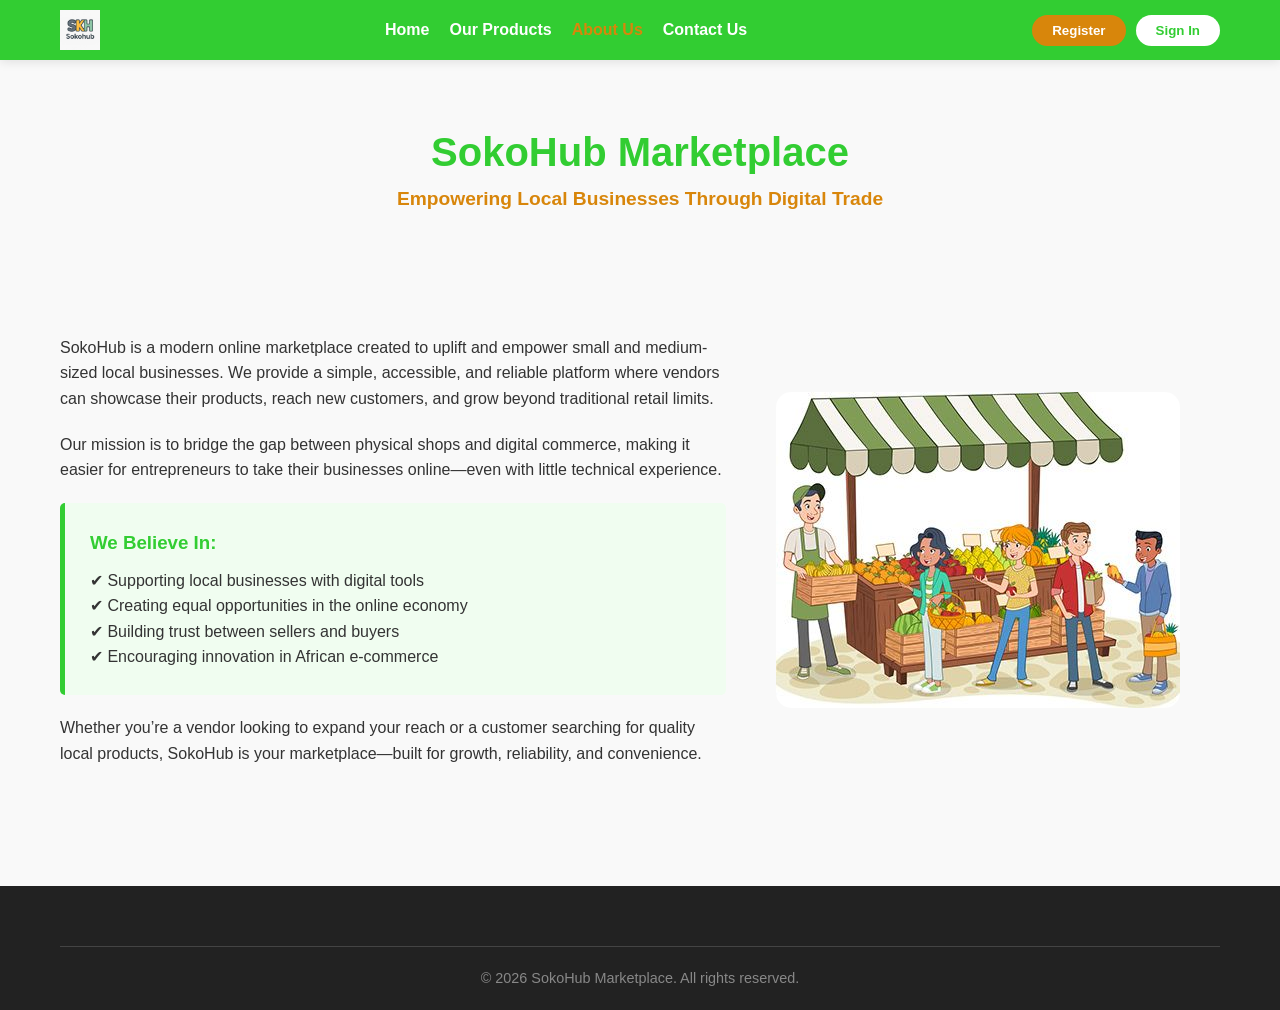
<file: About.html>
<!DOCTYPE html>
<html lang="en">
<head>
    <meta charset="UTF-8">
    <meta name="viewport" content="width=device-width, initial-scale=1.0">
    <title>SokoHub | About Us</title>
    <link rel="stylesheet" href="main.css">
</head>
<body>
    <header class="header-flex">
        <div class="container">
            <nav class="nav-menu-flex">  
                <img src="./sokohubimg/sokohub logo.jpg" alt="SokoHub Logo" class="logo-img">
                <div class="menu-toggle-flex">
                    <span></span><span></span><span></span>
                </div>
                <div class="nav-links-flex">
                    <a href="./index.html">Home</a>
                    <a href="./products.html">Our Products</a>
                    <a href="./About.html" class="active">About Us</a>
                    <a href="./Contact us.html">Contact Us</a>
                </div>
                <div class="auth-buttons-flex">
                    <a href="./Register.html"><button class="btn-up-flex">Register</button></a>
                    <a href="./Login&Signup/login.html"><button class="btn-in-flex">Sign In</button></a>
                </div>
            </nav>
        </div>
    </header>

    <main class="container">
        <section style="text-align: center; padding: 60px 0;">
            <h1 style="font-size: 2.5rem; color: var(--primary-color);">SokoHub Marketplace</h1>
            <p style="font-size: 1.2rem; color: var(--accent-color); font-weight: 600;">Empowering Local Businesses Through Digital Trade</p>
        </section>

        <div class="layout-split-flex">
            <div class="layout-text-flex">            
                <p>SokoHub is a modern online marketplace created to uplift and empower small and medium-sized local businesses. We provide a simple, accessible, and reliable platform where vendors can showcase their products, reach new customers, and grow beyond traditional retail limits.</p>

                <p style="margin: 20px 0;">Our mission is to bridge the gap between physical shops and digital commerce, making it easier for entrepreneurs to take their businesses online—even with little technical experience.</p>

                <div class="values-box-flex">
                    <h3 style="color: var(--primary-color); margin-bottom: 10px;">We Believe In:</h3>
                    <ul style="list-style: none;">
                        <li>✔ Supporting local businesses with digital tools</li>
                        <li>✔ Creating equal opportunities in the online economy</li>
                        <li>✔ Building trust between sellers and buyers</li>
                        <li>✔ Encouraging innovation in African e-commerce</li>
                    </ul>
                </div>
               
                <p>Whether you’re a vendor looking to expand your reach or a customer searching for quality local products, SokoHub is your marketplace—built for growth, reliability, and convenience.</p>
            </div>

            <div class="layout-img-flex">
                <img src="./sokohubimg/12.jpeg" alt="SokoHub Team/Market" style="border-radius: 15px; shadow: var(--shadow);">
            </div>
        </div>
    </main>

    <footer class="footer-flex">
        <div class="container">
            <div class="footer-bottom-flex">
                <p>&copy; 2026 SokoHub Marketplace. All rights reserved.</p>
            </div>
        </div>
    </footer>
    <script src="main.js"></script>
</body>
</html>
</file>
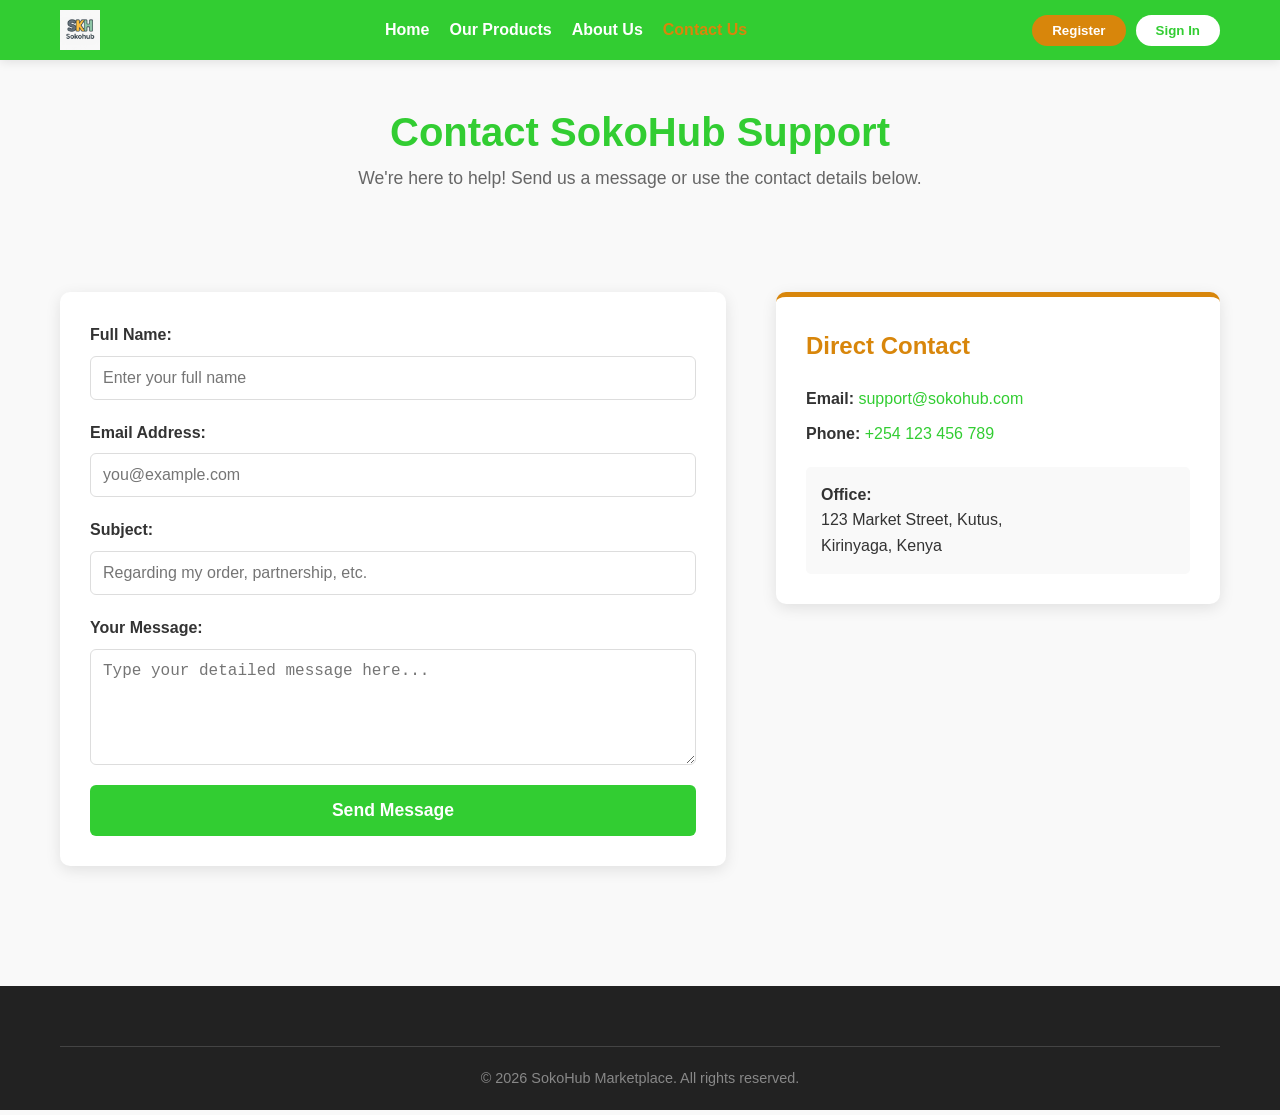
<file: Contact us.html>
<!DOCTYPE html>
<html lang="en">
<head>
    <meta charset="UTF-8">
    <meta name="viewport" content="width=device-width, initial-scale=1.0">
    <title>SokoHub | Contact Us</title>
    <link rel="stylesheet" href="main.css">
</head>
<body>
    <header class="header-flex">
        <div class="container">
            <nav class="nav-menu-flex">  
                <img src="./sokohubimg/sokohub logo.jpg" alt="SokoHub Logo" class="logo-img">
                <div class="menu-toggle-flex">
                    <span></span><span></span><span></span>
                </div>
                <div class="nav-links-flex">
                    <a href="./index.html">Home</a>
                    <a href="./products.html">Our Products</a>
                    <a href="./About.html">About Us</a>
                    <a href="./Contact us.html" class="active">Contact Us</a>
                </div>
                <div class="auth-buttons-flex">
                    <a href="./Register.html"><button class="btn-up-flex">Register</button></a>
                    <a href="./Login&Signup/login.html"><button class="btn-in-flex">Sign In</button></a>
                </div>
            </nav>
        </div>
    </header>

    <main class="container">
        <section style="text-align: center; padding: 40px 0;">
            <h1 style="color: var(--primary-color); font-size: 2.5rem;">Contact SokoHub Support</h1>
            <p style="font-size: 1.1rem; color: var(--text-light);">We're here to help! Send us a message or use the contact details below.</p>
        </section>

        <div class="layout-split-flex" style="align-items: flex-start;">
            <div class="layout-text-flex">
                <div class="form-container-flex">
                    <form action="#" method="POST">
                        <div class="flex-form-group">
                            <label for="name">Full Name:</label>
                            <input type="text" id="name" name="name" required placeholder="Enter your full name">
                        </div>

                        <div class="flex-form-group">
                            <label for="email">Email Address:</label>
                            <input type="email" id="email" name="email" required placeholder="you@example.com">
                        </div>

                        <div class="flex-form-group">
                            <label for="subject">Subject:</label>
                            <input type="text" id="subject" name="subject" required placeholder="Regarding my order, partnership, etc.">
                        </div>

                        <div class="flex-form-group">
                            <label for="message">Your Message:</label>
                            <textarea id="message" name="message" required placeholder="Type your detailed message here..." rows="5"></textarea>
                        </div>

                        <button type="submit" class="btn-submit-flex" style="width: 100%;">Send Message</button>
                    </form>
                </div>
            </div>

            <aside class="layout-img-flex">
                <div class="form-container-flex" style="border-top: 5px solid var(--accent-color);">
                    <h2 style="color: var(--accent-color); margin-bottom: 20px;">Direct Contact</h2>
                    <p style="margin-bottom: 10px;"><strong>Email:</strong> <a href="mailto:support@sokohub.com" style="color: var(--primary-color);">support@sokohub.com</a></p>
                    <p style="margin-bottom: 20px;"><strong>Phone:</strong> <a href="tel:+254123456789" style="color: var(--primary-color);">+254 123 456 789</a></p>
                    <div style="background: #f9f9f9; padding: 15px; border-radius: 5px;">
                        <p><strong>Office:</strong></p>
                        <p>123 Market Street, Kutus,<br>Kirinyaga, Kenya</p>
                    </div>
                </div>
            </aside>
        </div>
    </main>

    <footer class="footer-flex">
        <div class="container">
            <div class="footer-bottom-flex">
                <p>&copy; 2026 SokoHub Marketplace. All rights reserved.</p>
            </div>
        </div>
    </footer>
    <script src="main.js"></script>
</body>
</html>
</file>
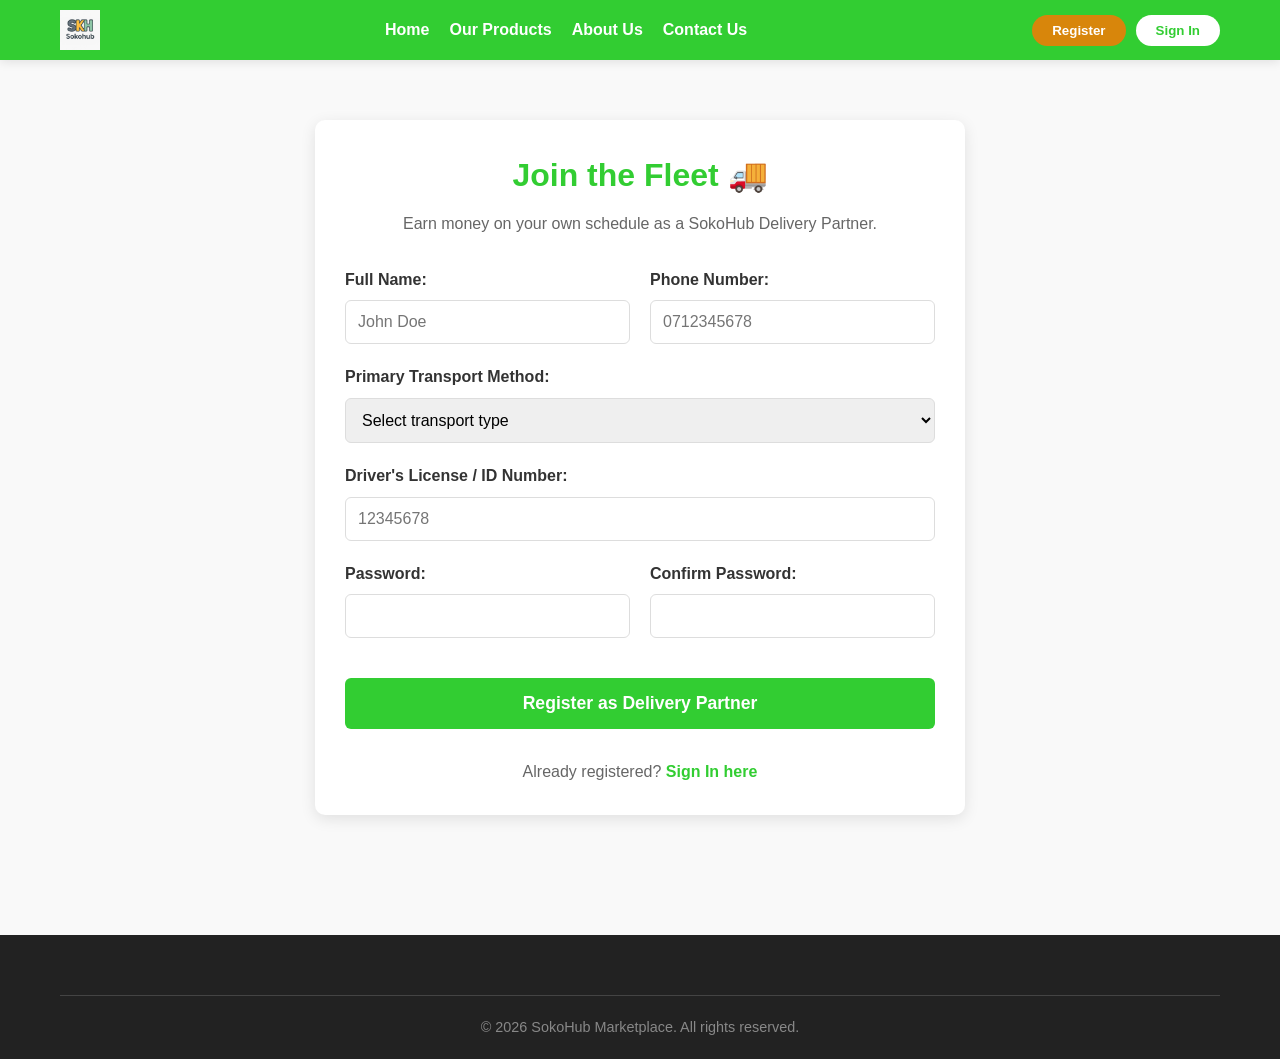
<file: delivery.html>
<!DOCTYPE html>
<html lang="en">
<head>
    <meta charset="UTF-8">
    <meta name="viewport" content="width=device-width, initial-scale=1.0">
    <title>SokoHub | Delivery Registration</title>
    <link rel="stylesheet" href="main.css">
</head>
<body>
    <header class="header-flex">
        <div class="container">
            <nav class="nav-menu-flex">  
                <img src="./sokohubimg/sokohub logo.jpg" alt="SokoHub Logo" class="logo-img">
                <div class="menu-toggle-flex">
                    <span></span><span></span><span></span>
                </div>
                <div class="nav-links-flex">
                    <a href="./index.html">Home</a>
                    <a href="./products.html">Our Products</a>
                    <a href="./About.html">About Us</a>
                    <a href="./Contact us.html">Contact Us</a>
                </div>
                <div class="auth-buttons-flex">
                    <a href="./Register.html"><button class="btn-up-flex">Register</button></a>
                    <a href="./Login&Signup/login.html"><button class="btn-in-flex">Sign In</button></a>
                </div>
            </nav>
        </div>
    </header>

    <main class="container">
        <div style="display: flex; justify-content: center; align-items: center; padding: 60px 0;">
            <div class="form-container-flex" style="max-width: 650px; width: 100%;">
                <div style="text-align: center; margin-bottom: 30px;">
                    <h1 style="color: var(--primary-color); margin-bottom: 10px;">Join the Fleet 🚚</h1>
                    <p style="color: var(--text-light);">Earn money on your own schedule as a SokoHub Delivery Partner.</p>
                </div>

                <form action="#" method="POST">
                    <div style="display: flex; gap: 20px; margin-bottom: 20px; flex-wrap: wrap;">
                        <div class="flex-form-group" style="flex: 1; min-width: 250px; margin-bottom: 0;">
                            <label for="full_name">Full Name:</label>
                            <input type="text" id="full_name" name="full_name" required placeholder="John Doe">
                        </div>
                        <div class="flex-form-group" style="flex: 1; min-width: 250px; margin-bottom: 0;">
                            <label for="phone">Phone Number:</label>
                            <input type="tel" id="phone" name="phone" required placeholder="0712345678">
                        </div>
                    </div>

                    <div class="flex-form-group">
                        <label for="transport">Primary Transport Method:</label>
                        <select id="transport" name="transport" required>
                            <option value="" disabled selected>Select transport type</option>
                            <option value="motorbike">Motorbike/Scooter</option>
                            <option value="bicycle">Bicycle</option>
                            <option value="car">Car/Van</option>
                            <option value="foot">On Foot</option>
                        </select>
                    </div>

                    <div class="flex-form-group">
                        <label for="license_id">Driver's License / ID Number:</label>
                        <input type="text" id="license_id" name="license_id" required placeholder="12345678">
                    </div>
                    
                    <div style="display: flex; gap: 20px; margin-bottom: 20px; flex-wrap: wrap;">
                        <div class="flex-form-group" style="flex: 1; min-width: 250px; margin-bottom: 0;">
                            <label for="password">Password:</label>
                            <input type="password" id="password" name="password" required>
                        </div>
                        <div class="flex-form-group" style="flex: 1; min-width: 250px; margin-bottom: 0;">
                            <label for="confirm_password">Confirm Password:</label>
                            <input type="password" id="confirm_password" name="confirm_password" required>
                        </div>
                    </div>

                    <button type="submit" class="btn-submit-flex" style="width: 100%; margin-top: 20px;">Register as Delivery Partner</button>
                </form>

                <div style="text-align: center; margin-top: 30px; color: var(--text-light);">
                    Already registered? <a href="./Login&Signup/login.html" style="color: var(--primary-color); font-weight: bold;">Sign In here</a>
                </div>
            </div>
        </div>
    </main>

    <footer class="footer-flex">
        <div class="container">
            <div class="footer-bottom-flex">
                <p>&copy; 2026 SokoHub Marketplace. All rights reserved.</p>
            </div>
        </div>
    </footer>
    <script src="main.js"></script>
</body>
</html>
</file>
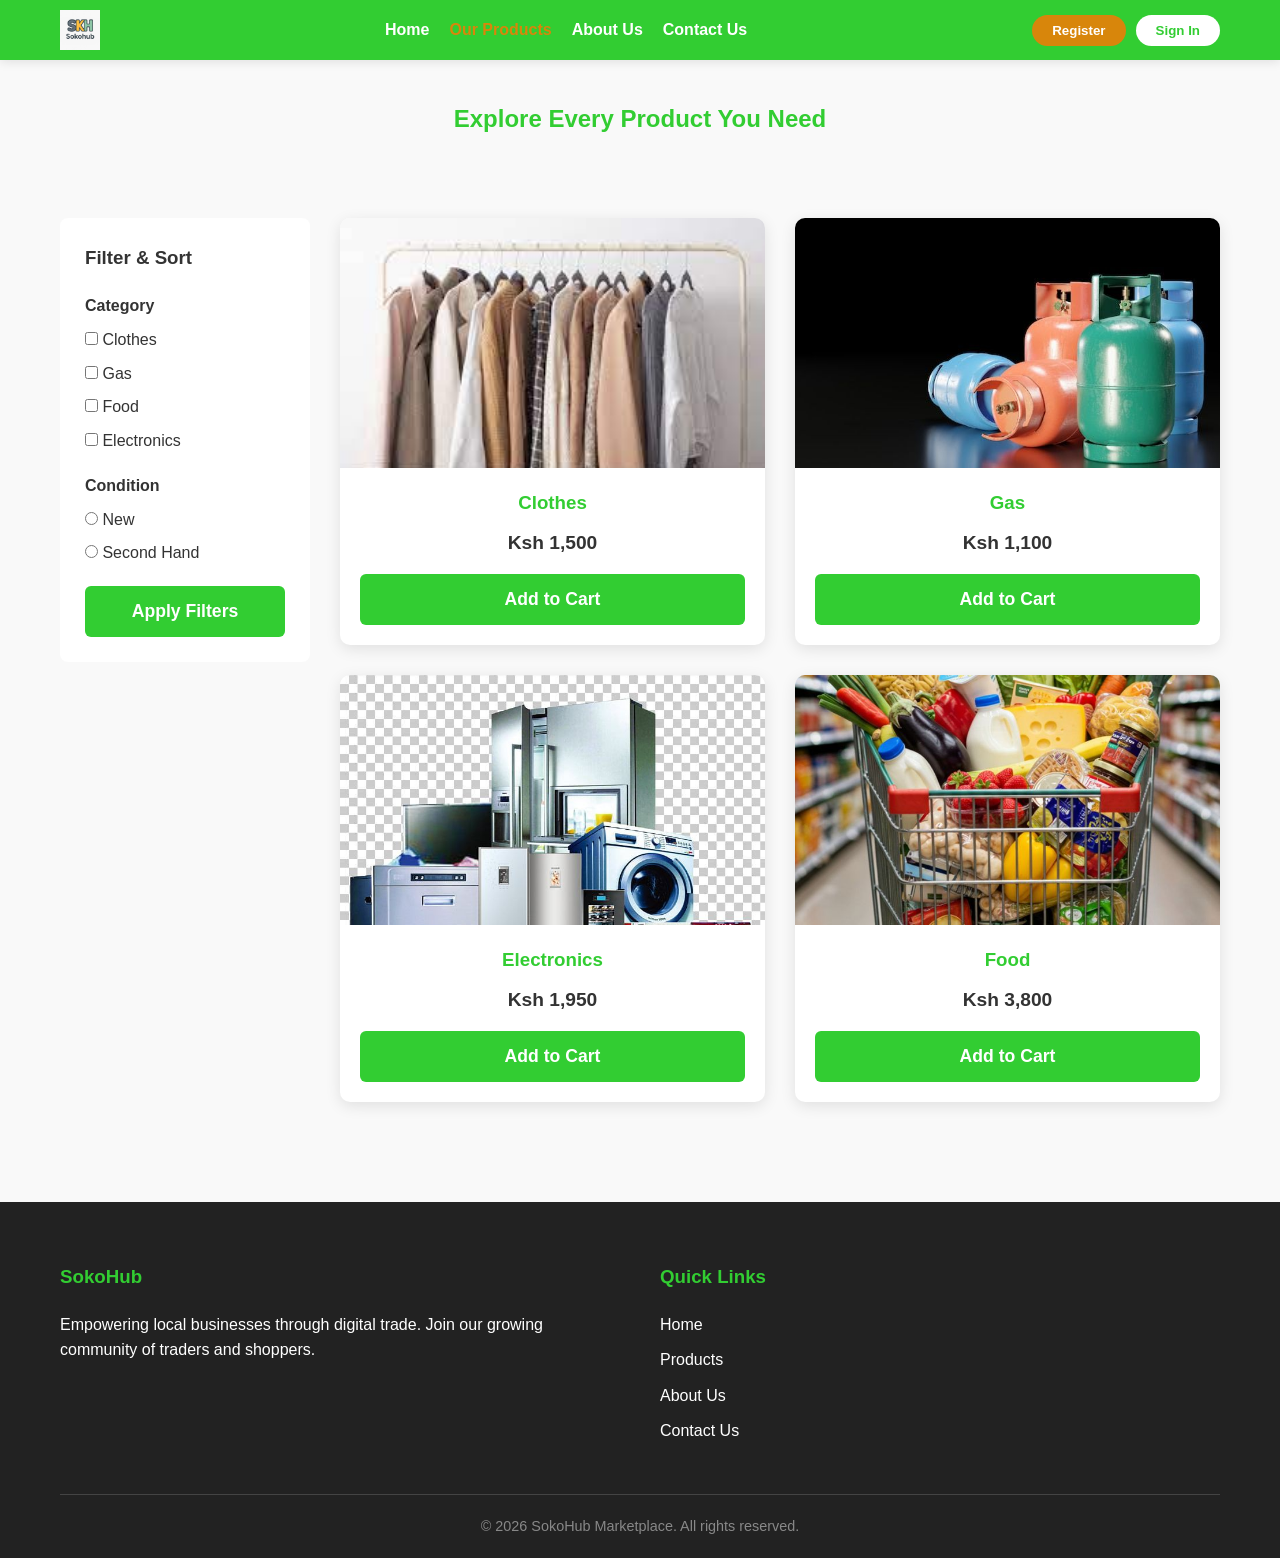
<file: products.html>
<!DOCTYPE html>
<html lang="en">
<head>
    <meta charset="UTF-8">
    <meta name="viewport" content="width=device-width, initial-scale=1.0">
    <title>SokoHub | Our Products</title>
    <link rel="stylesheet" href="main.css">
</head>
<body>
    <header class="header-flex">
        <div class="container">
            <nav class="nav-menu-flex">
                <img src="./sokohubimg/sokohub logo.jpg" alt="SokoHub Logo" class="logo-img">
                <div class="menu-toggle-flex">
                    <span></span><span></span><span></span>
                </div>
                <div class="nav-links-flex">
                    <a href="./index.html">Home</a>
                    <a href="./products.html" class="active">Our Products</a>
                    <a href="./About.html">About Us</a>
                    <a href="./Contact us.html">Contact Us</a>
                </div>
                <div class="auth-buttons-flex">
                    <a href="./Register.html"><button class="btn-up-flex">Register</button></a>
                    <a href="./Login&Signup/login.html"><button class="btn-in-flex">Sign In</button></a>
                </div>
            </nav>
        </div>
    </header>

    <main class="container">
        <section style="padding: 40px 0; text-align: center;">
            <h1 style="color: var(--primary-color);">Explore Every Product You Need</h1>
        </section>

        <div class="shop-layout-flex">
            <aside class="sidebar-flex">
                <h3>Filter & Sort</h3>
                <div class="flex-form-group" style="margin-top: 20px;">
                    <label>Category</label>
                    <label style="font-weight: normal;"><input type="checkbox"> Clothes</label>
                    <label style="font-weight: normal;"><input type="checkbox"> Gas</label>
                    <label style="font-weight: normal;"><input type="checkbox"> Food</label>
                    <label style="font-weight: normal;"><input type="checkbox"> Electronics</label>
                </div>

                <div class="flex-form-group">
                    <label>Condition</label>
                    <label style="font-weight: normal;"><input type="radio" name="condition"> New</label>
                    <label style="font-weight: normal;"><input type="radio" name="condition"> Second Hand</label>
                </div>

                <button class="btn-submit-flex" style="width: 100%;">Apply Filters</button>
            </aside>

            <div class="main-content-flex">
                <div class="grid-flex" style="padding: 0;">
                    <div class="card-flex">
                        <div class="card-img-container">
                             <img src="./sokohubimg/11.jpg" alt="Clothes">
                        </div>
                        <div class="card-info-flex">
                            <h3>Clothes</h3>
                            <p class="price-flex">Ksh 1,500</p>
                            <button class="btn-submit-flex" style="width: 100%; margin-top: 15px;">Add to Cart</button>
                        </div>
                    </div>

                    <div class="card-flex">
                        <div class="card-img-container">
                             <img src="./sokohubimg/7.jpeg" alt="Gas">
                        </div>
                        <div class="card-info-flex">
                            <h3>Gas</h3>
                            <p class="price-flex">Ksh 1,100</p>
                            <button class="btn-submit-flex" style="width: 100%; margin-top: 15px;">Add to Cart</button>
                        </div>
                    </div>

                    <div class="card-flex">
                        <div class="card-img-container">
                             <img src="./sokohubimg/8.jpeg" alt="Electronics">
                        </div>
                        <div class="card-info-flex">
                            <h3>Electronics</h3>
                            <p class="price-flex">Ksh 1,950</p>
                            <button class="btn-submit-flex" style="width: 100%; margin-top: 15px;">Add to Cart</button>
                        </div>
                    </div>

                    <div class="card-flex">
                        <div class="card-img-container">
                            <img src="./sokohubimg/4.jpeg" alt="Food">
                        </div>
                        <div class="card-info-flex">
                            <h3>Food</h3>
                            <p class="price-flex">Ksh 3,800</p>
                            <button class="btn-submit-flex" style="width: 100%; margin-top: 15px;">Add to Cart</button>
                        </div>
                    </div>
                </div>
            </div>
        </div>
    </main>

    <footer class="footer-flex">
        <div class="container">
            <div class="footer-content-flex">
                <div class="footer-section-flex">
                    <h3>SokoHub</h3>
                    <p>Empowering local businesses through digital trade. Join our growing community of traders and shoppers.</p>
                </div>
                <div class="footer-section-flex">
                    <h3>Quick Links</h3>
                    <ul class="footer-links-flex">
                        <li><a href="./index.html">Home</a></li>
                        <li><a href="./products.html">Products</a></li>
                        <li><a href="./About.html">About Us</a></li>
                        <li><a href="./Contact us.html">Contact Us</a></li>
                    </ul>
                </div>
            </div>
            <div class="footer-bottom-flex">
                <p>&copy; 2026 SokoHub Marketplace. All rights reserved.</p>
            </div>
        </div>
    </footer>
    <script src="main.js"></script>
</body>
</html>
</file>
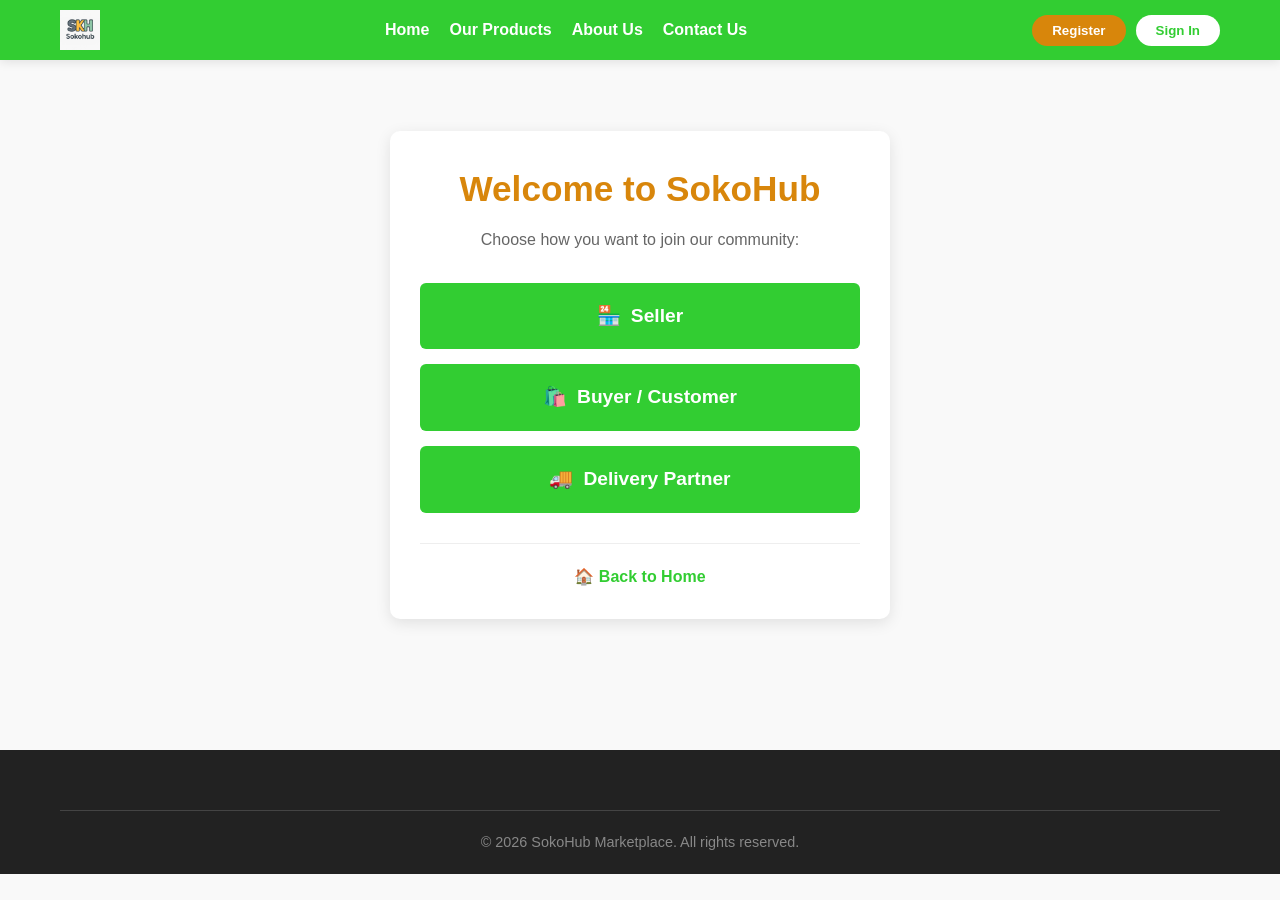
<file: Register.html>
<!DOCTYPE html>
<html lang="en">
<head>
    <meta charset="UTF-8">
    <meta name="viewport" content="width=device-width, initial-scale=1.0">
    <title>SokoHub | Register</title>
    <link rel="stylesheet" href="main.css">
</head>
<body>
    <header class="header-flex">
        <div class="container">
            <nav class="nav-menu-flex">  
                <img src="./sokohubimg/sokohub logo.jpg" alt="SokoHub Logo" class="logo-img">
                <div class="menu-toggle-flex">
                    <span></span><span></span><span></span>
                </div>
                <div class="nav-links-flex">
                    <a href="./index.html">Home</a>
                    <a href="./products.html">Our Products</a>
                    <a href="./About.html">About Us</a>
                    <a href="./Contact us.html">Contact Us</a>
                </div>
                <div class="auth-buttons-flex">
                    <a href="./Register.html" class="active"><button class="btn-up-flex">Register</button></a>
                    <a href="./Login&Signup/login.html"><button class="btn-in-flex">Sign In</button></a>
                </div>
            </nav>
        </div>
    </header>

    <main class="container">
        <div style="display: flex; justify-content: center; align-items: center; padding: 60px 0; min-height: 70vh;">
            <div class="form-container-flex" style="max-width: 500px; width: 100%; text-align: center;">
                <h2 style="color: var(--accent-color); font-size: 2.2rem; margin-bottom: 10px;">Welcome to SokoHub</h2>
                <p style="color: var(--text-light); margin-bottom: 30px;">Choose how you want to join our community:</p>
                
                <div style="display: flex; flex-direction: column; gap: 15px;">
                    <a href="./sellers.page.html" class="btn-submit-flex" style="display: flex; align-items: center; justify-content: center; gap: 10px; font-size: 1.2rem; padding: 18px;">
                        <span>🏪</span> Seller
                    </a>
                    <a href="./Login&Signup/sign up.html" class="btn-submit-flex" style="display: flex; align-items: center; justify-content: center; gap: 10px; font-size: 1.2rem; padding: 18px;">
                        <span>🛍️</span> Buyer / Customer
                    </a>
                    <a href="./delivery.html" class="btn-submit-flex" style="display: flex; align-items: center; justify-content: center; gap: 10px; font-size: 1.2rem; padding: 18px;">
                        <span>🚚</span> Delivery Partner
                    </a>
                </div>

                <div style="margin-top: 30px; border-top: 1px solid #eee; padding-top: 20px;">
                    <a href="./index.html" style="color: var(--primary-color); font-weight: bold;">🏠 Back to Home</a>
                </div>
            </div>
        </div>
    </main>

    <footer class="footer-flex">
        <div class="container">
            <div class="footer-bottom-flex">
                <p>&copy; 2026 SokoHub Marketplace. All rights reserved.</p>
            </div>
        </div>
    </footer>
    <script src="main.js"></script>
</body>
</html>
</file>
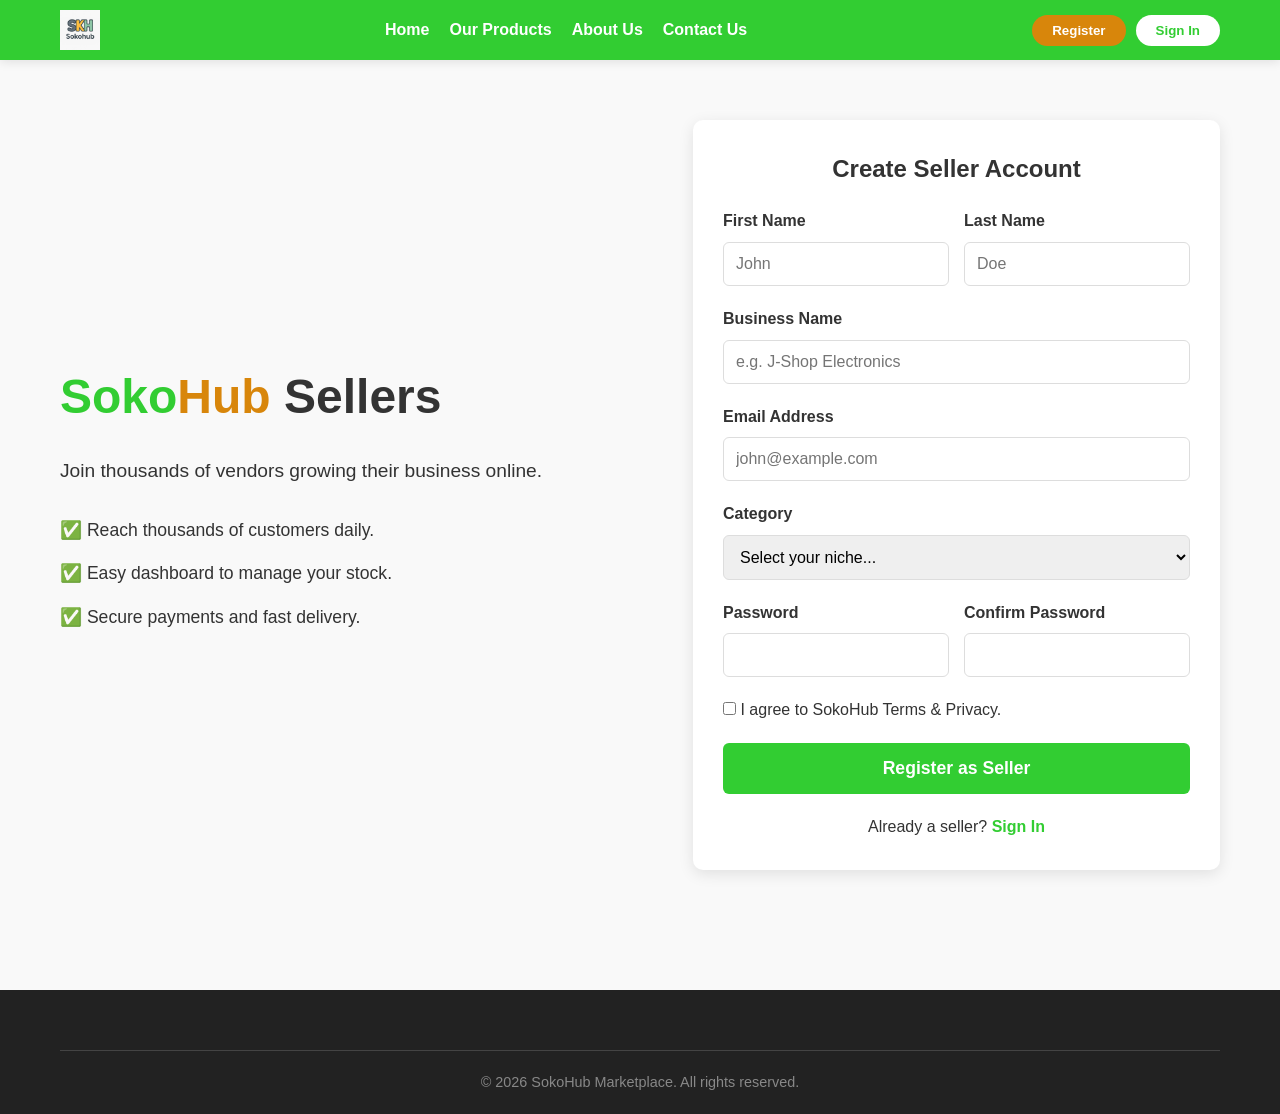
<file: sellers.page.html>
<!DOCTYPE html>
<html lang="en">
<head>
    <meta charset="UTF-8">
    <meta name="viewport" content="width=device-width, initial-scale=1.0">
    <title>SokoHub | Seller Registration</title>
    <link rel="stylesheet" href="main.css">
</head>
<body>
    <header class="header-flex">
        <div class="container">
            <nav class="nav-menu-flex">  
                <img src="./sokohubimg/sokohub logo.jpg" alt="SokoHub Logo" class="logo-img">
                <div class="menu-toggle-flex">
                    <span></span><span></span><span></span>
                </div>
                <div class="nav-links-flex">
                    <a href="./index.html">Home</a>
                    <a href="./products.html">Our Products</a>
                    <a href="./About.html">About Us</a>
                    <a href="./Contact us.html">Contact Us</a>
                </div>
                <div class="auth-buttons-flex">
                    <a href="./Register.html"><button class="btn-up-flex">Register</button></a>
                    <a href="./Login&Signup/login.html"><button class="btn-in-flex">Sign In</button></a>
                </div>
            </nav>
        </div>
    </header>

    <main class="container">
        <div class="layout-split-flex">
            <div class="layout-text-flex">
                <h1 style="font-size: 3rem; margin-bottom: 20px;"><span style="color: var(--primary-color);">Soko</span><span style="color: var(--accent-color);">Hub</span> Sellers</h1>
                <p style="font-size: 1.2rem; margin-bottom: 30px;">Join thousands of vendors growing their business online.</p>
                <div style="display: flex; flex-direction: column; gap: 15px; font-size: 1.1rem;">
                    <p>✅ Reach thousands of customers daily.</p>
                    <p>✅ Easy dashboard to manage your stock.</p>
                    <p>✅ Secure payments and fast delivery.</p>
                </div>
            </div>

            <div class="layout-img-flex">
                <div class="form-container-flex">
                    <h2 style="margin-bottom: 20px; text-align: center;">Create Seller Account</h2>
                    <form action="#">
                        <div style="display: flex; gap: 15px; margin-bottom: 20px;">
                            <div class="flex-form-group" style="flex: 1; margin-bottom: 0;">
                                <label>First Name</label>
                                <input type="text" placeholder="John" required>
                            </div>
                            <div class="flex-form-group" style="flex: 1; margin-bottom: 0;">
                                <label>Last Name</label>
                                <input type="text" placeholder="Doe" required>
                            </div>
                        </div>

                        <div class="flex-form-group">
                            <label>Business Name</label>
                            <input type="text" placeholder="e.g. J-Shop Electronics" required>
                        </div>

                        <div class="flex-form-group">
                            <label>Email Address</label>
                            <input type="email" placeholder="john@example.com" required>
                        </div>

                        <div class="flex-form-group">
                            <label>Category</label>
                            <select required>
                                <option value="">Select your niche...</option>
                                <option>Electronics</option>
                                <option>Fashion</option>
                                <option>Food & Groceries</option>
                                <option>Home & Gas</option>
                            </select>
                        </div>

                        <div style="display: flex; gap: 15px; margin-bottom: 20px;">
                            <div class="flex-form-group" style="flex: 1; margin-bottom: 0;">
                                <label>Password</label>
                                <input type="password" required>
                            </div>
                            <div class="flex-form-group" style="flex: 1; margin-bottom: 0;">
                                <label>Confirm Password</label>
                                <input type="password" required>
                            </div>
                        </div>

                        <div style="margin-bottom: 20px;">
                            <label><input type="checkbox" required> I agree to SokoHub Terms & Privacy.</label>
                        </div>

                        <button type="submit" class="btn-submit-flex" style="width: 100%;">Register as Seller</button>
                    </form>
                    <p style="text-align: center; margin-top: 20px;">Already a seller? <a href="./Login&Signup/login.html" style="color: var(--primary-color); font-weight: bold;">Sign In</a></p>
                </div>
            </div>
        </div>
    </main>

    <footer class="footer-flex">
        <div class="container">
            <div class="footer-bottom-flex">
                <p>&copy; 2026 SokoHub Marketplace. All rights reserved.</p>
            </div>
        </div>
    </footer>
    <script src="main.js"></script>
</body>
</html>
</file>
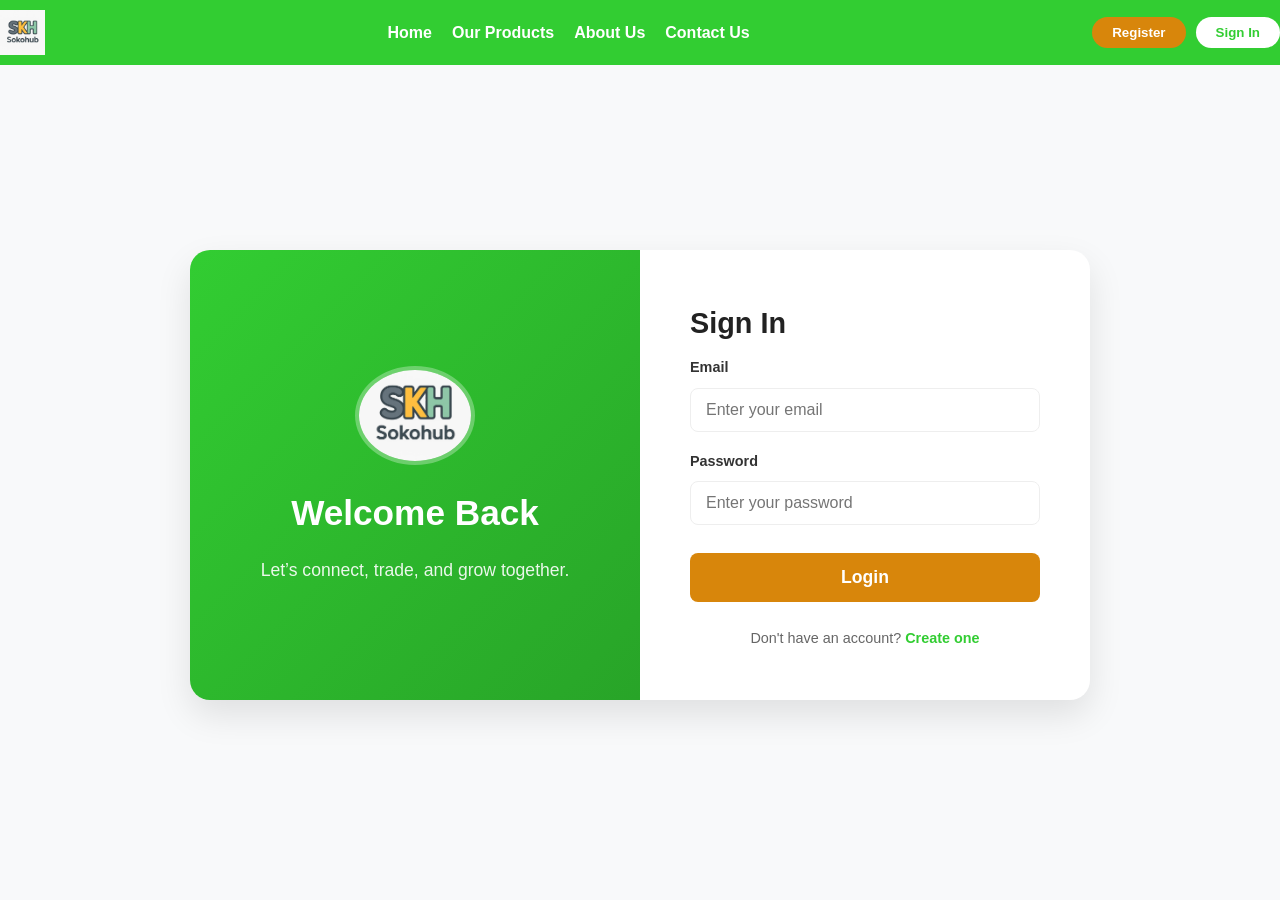
<file: Login&Signup/login.html>
<!DOCTYPE html>
<html lang="en">
<head>
    <meta charset="UTF-8" />
    <meta name="viewport" content="width=device-width, initial-scale=1.0" />
    <title>SokoHub | Login</title>
    <link rel="stylesheet" href="../main.css" />
    <link rel="stylesheet" href="style.css" />
</head>
<body>
    <header class="header">
        <nav class="nav-menu">  
            <img src="../sokohubimg/sokohub logo.jpg" alt="SokoHub Logo" class="logo-img">
            <div class="nav-links">
                <a href="../index.html">Home</a>
                <a href="../products.html">Our Products</a>
                <a href="../About.html">About Us</a>
                <a href="../Contact us.html">Contact Us</a>
            </div>
            <div id="buttons">
                <a href="../Register.html"><button id="up">Register</button></a>
                <a href="./login.html" class="active"><button id="in">Sign In</button></a>
            </div>
        </nav>
    </header>

    <main class="login-wrapper">
        <div class="login-container">
            <div class="login-branding">
                <img src="../sokohubimg/sokohub logo.jpg" alt="Logo" class="login-logo">
                <h1>Welcome Back</h1>
                <p>Let’s connect, trade, and grow together.</p>
            </div>

            <div class="login-form-box">
                <h2>Sign In</h2>
                <form>
                    <div class="input-group">
                        <label>Email</label>
                        <input type="email" placeholder="Enter your email" required>
                    </div>
                    <div class="input-group">
                        <label>Password</label>
                        <input type="password" placeholder="Enter your password" required>
                    </div>
                    <button type="submit" class="auth-btn">Login</button>
                </form>
                <p class="footer-text">Don't have an account? <a href="sign up.html">Create one</a></p>
            </div>
        </div>
    </main>
</body>
</html>
</file>
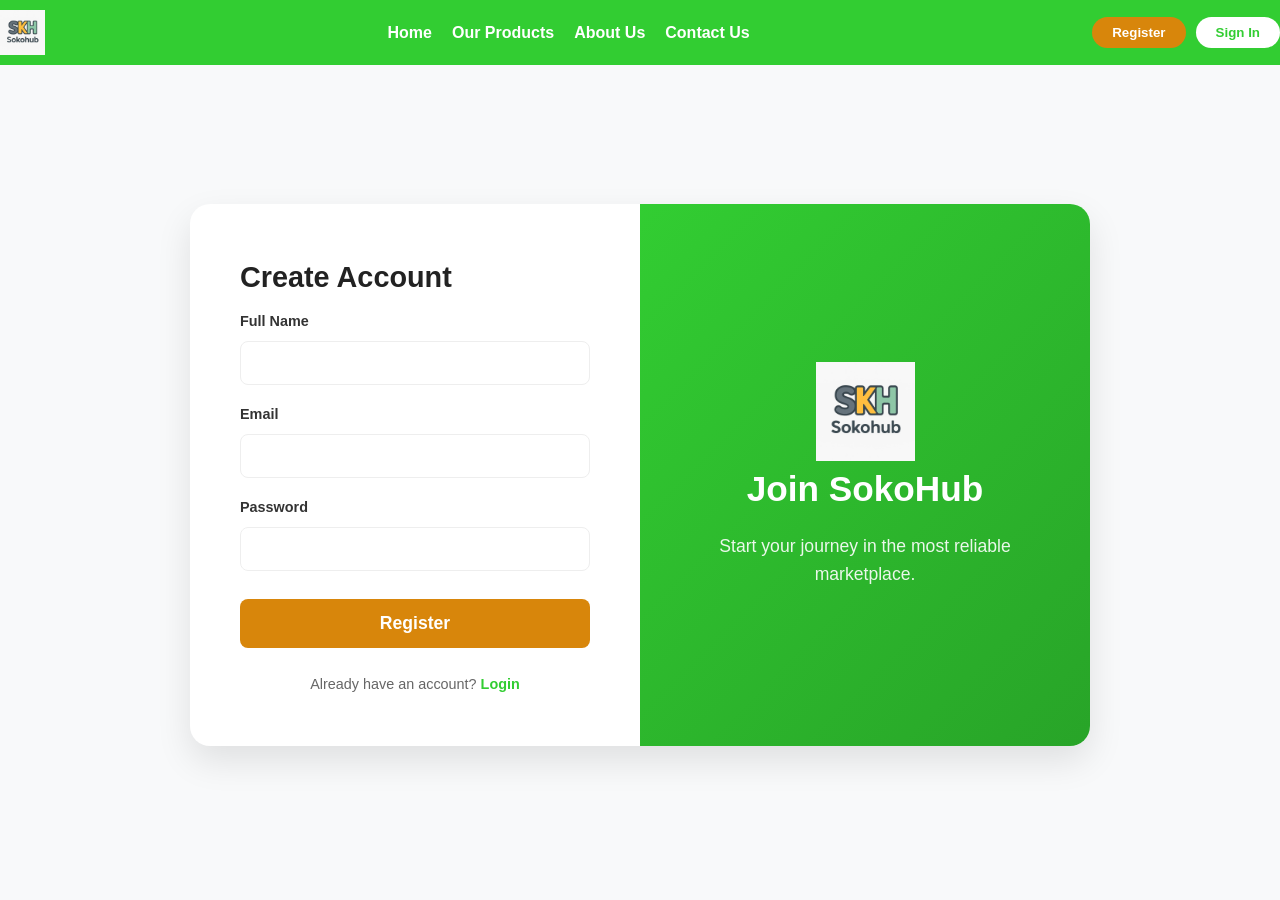
<file: Login&Signup/sign up.html>
<!DOCTYPE html>
<html lang="en">
<head>
    <meta charset="UTF-8" />
    <meta name="viewport" content="width=device-width, initial-scale=1.0" />
    <title>SokoHub | Sign Up</title>
    <link rel="stylesheet" href="../main.css" />
    <link rel="stylesheet" href="style.css" />
</head>
<body>
    <header class="header">
        <nav class="nav-menu">  
            <img src="../sokohubimg/sokohub logo.jpg" alt="SokoHub Logo" class="logo-img">
            <div class="nav-links">
                <a href="../index.html">Home</a>
                <a href="../products.html">Our Products</a>
                <a href="../About.html">About Us</a>
                <a href="../Contact us.html">Contact Us</a>
            </div>
            <div id="buttons">
                <a href="../Register.html"><button id="up">Register</button></a>
                <a href="./login.html" class="active"><button id="in">Sign In</button></a>
            </div>
        </nav>
    </header>
    <main class="login-wrapper">
        <div class="login-container">
            <div class="login-form-box">
                <h2>Create Account</h2>
                <form>
                    <div class="input-group"><label>Full Name</label><input type="text" required></div>
                    <div class="input-group"><label>Email</label><input type="email" required></div>
                    <div class="input-group"><label>Password</label><input type="password" required></div>
                    <button type="submit" class="auth-btn">Register</button>
                </form>
                <p class="footer-text">Already have an account? <a href="login.html">Login</a></p>
            </div>
            <div class="login-branding">
                <img src="./logo.jpg" alt="">
                <h1>Join SokoHub</h1>
                <p>Start your journey in the most reliable marketplace.</p>
            </div>
        </div>
    </main>
</body>
</html>
</file>
<file: main.css>
/* 
    SokoHub | Main Stylesheet
    Author: SokoHub Team
    Style Convention: Flexbox-centric with '-flex' suffix naming.
    Colors: LimeGreen (#32cd32), SokoHub Gold (#d8860b)
*/

/* --- Global Variables --- */
:root {
    --primary-color: #32cd32;
    --accent-color: #d8860b;
    --bg-light: #f9f9f9;
    --text-dark: #333;
    --text-light: #666;
    --white: #ffffff;
    --shadow: 0 4px 15px rgba(0, 0, 0, 0.1);
    --transition: all 0.3s ease;
}

/* --- Reset & Base Styles --- */
* {
    margin: 0;
    padding: 0;
    box-sizing: border-box;
}

body {
    font-family: 'Segoe UI', Tahoma, Geneva, Verdana, sans-serif;
    line-height: 1.6;
    background-color: var(--bg-light);
    color: var(--text-dark);
}

.container {
    max-width: 1200px;
    margin: 0 auto;
    padding: 0 20px;
}

img {
    max-width: 100%;
    display: block;
}

a {
    text-decoration: none;
    color: inherit;
    transition: var(--transition);
}

/* --- Navigation --- */
.header-flex {
    background-color: var(--primary-color);
    padding: 10px 0;
    position: sticky;
    top: 0;
    z-index: 1000;
    box-shadow: 0 2px 10px rgba(0, 0, 0, 0.1);
}

.nav-menu-flex {
    display: flex;
    justify-content: space-between;
    align-items: center;
    flex-wrap: wrap;
}

.logo-img {
    height: 40px;
    width: auto;
}

.nav-links-flex {
    display: flex;
    gap: 20px;
}

.nav-links-flex a {
    color: var(--white);
    font-weight: 600;
}

.nav-links-flex a:hover,
.nav-links-flex a.active {
    color: var(--accent-color);
}

/* Auth Buttons */
.auth-buttons-flex {
    display: flex;
    gap: 10px;
}

.btn-up-flex, .btn-in-flex {
    padding: 8px 20px;
    border-radius: 20px;
    border: none;
    cursor: pointer;
    font-weight: bold;
    transition: transform 0.2s ease;
}

.btn-up-flex { background-color: var(--accent-color); color: var(--white); }
.btn-in-flex { background-color: var(--white); color: var(--primary-color); }

.btn-up-flex:hover, .btn-in-flex:hover { transform: scale(1.1); }

/* Mobile Menu Toggle (JS will use this) */
.menu-toggle-flex {
    display: none;
    flex-direction: column;
    gap: 5px;
    cursor: pointer;
}

.menu-toggle-flex span {
    width: 25px;
    height: 3px;
    background-color: var(--white);
    border-radius: 2px;
}

/* --- Hero Sections --- */
.hero-flex {
    background: linear-gradient(rgba(0,0,0,0.6), rgba(0,0,0,0.6)), url('your-hero-bg.jpg');
    background-color: #222;
    height: 400px;
    display: flex;
    flex-direction: column;
    align-items: center;
    justify-content: center;
    color: var(--white);
    text-align: center;
    padding: 20px;
}

.hero-flex h1 { font-size: 3rem; margin-bottom: 15px; }
.hero-flex p { font-size: 1.2rem; max-width: 600px; }

/* --- Component Cards --- */
.card-flex {
    background: var(--white);
    border-radius: 10px;
    overflow: hidden;
    box-shadow: var(--shadow);
    transition: var(--transition);
    display: flex;
    flex-direction: column;
}

.card-flex:hover {
    transform: translateY(-5px);
}

.card-img-container {
    height: 250px;
}

.card-img-container img {
    width: 100%;
    height: 100%;
    object-fit: cover;
}

.card-info-flex {
    padding: 20px;
    text-align: center;
}

.card-info-flex h3 { color: var(--primary-color); margin-bottom: 10px; }
.card-info-flex .price-flex { font-weight: bold; font-size: 1.2rem; }

/* --- Layout Grids --- */
.grid-flex {
    display: grid;
    grid-template-columns: repeat(auto-fit, minmax(280px, 1fr));
    gap: 30px;
    padding: 40px 0;
}

/* --- Form Elements --- */
.form-container-flex {
    background: var(--white);
    padding: 30px;
    border-radius: 10px;
    box-shadow: var(--shadow);
}

.flex-form-group {
    display: flex;
    flex-direction: column;
    gap: 8px;
    margin-bottom: 20px;
}

.flex-form-group label { font-weight: 600; }

.flex-form-group input, 
.flex-form-group textarea, 
.flex-form-group select {
    padding: 12px;
    border: 1px solid #ddd;
    border-radius: 6px;
    font-size: 1rem;
    transition: var(--transition);
}

.flex-form-group input:focus {
    border-color: var(--primary-color);
    outline: none;
}

.btn-submit-flex {
    background-color: var(--primary-color);
    color: var(--white);
    padding: 15px;
    border: none;
    border-radius: 6px;
    font-weight: bold;
    font-size: 1.1rem;
    cursor: pointer;
    transition: var(--transition);
}

.btn-submit-flex:hover {
    background-color: var(--accent-color);
}

/* --- Footer --- */
.footer-flex {
    background-color: #222;
    color: var(--white);
    padding: 60px 0 20px;
    margin-top: 60px;
}

.footer-content-flex {
    display: flex;
    justify-content: space-between;
    gap: 40px;
    flex-wrap: wrap;
    margin-bottom: 40px;
}

.footer-section-flex {
    flex: 1;
    min-width: 200px;
}

.footer-section-flex h3 {
    color: var(--primary-color);
    margin-bottom: 20px;
}

.footer-links-flex {
    list-style: none;
}

.footer-links-flex li {
    margin-bottom: 10px;
}

.footer-links-flex a:hover {
    color: var(--primary-color);
}

.footer-bottom-flex {
    text-align: center;
    border-top: 1px solid #444;
    padding-top: 20px;
    font-size: 0.9rem;
    color: #888;
}

/* --- About & Contact Specifics --- */
.layout-split-flex {
    display: flex;
    gap: 50px;
    align-items: center;
    padding: 60px 0;
}

.layout-text-flex { flex: 1.2; }
.layout-img-flex { flex: 0.8; }

.values-box-flex {
    background-color: #f0fdf0;
    padding: 25px;
    border-left: 5px solid var(--primary-color);
    border-radius: 5px;
    margin: 20px 0;
}

/* --- Product Page Specifics --- */
.shop-layout-flex {
    display: flex;
    gap: 30px;
    padding: 40px 0;
}

.sidebar-flex {
    flex: 0 0 250px;
    background: var(--white);
    padding: 25px;
    border-radius: 8px;
    height: fit-content;
}

.main-content-flex { flex: 1; }

/* --- Responsive Media Queries --- */
@media (max-width: 900px) {
    .nav-links-flex {
        display: none; /* JS will toggle this */
        width: 100%;
        flex-direction: column;
        padding: 20px 0;
        text-align: center;
    }

    .nav-links-flex.active {
        display: flex;
    }

    .menu-toggle-flex {
        display: flex;
    }

    .layout-split-flex {
        flex-direction: column;
        text-align: center;
    }

    .shop-layout-flex {
        flex-direction: column;
    }

    .sidebar-flex {
        width: 100%;
        flex: none;
    }
}

@media (max-width: 600px) {
    .hero-flex h1 { font-size: 2.2rem; }
    .auth-buttons-flex { display: none; } /* Hide in small mobile to save space */
}
</file>
<file: Login&Signup/style.css>
/* SokoHub Authentication Stylesheet */

/* 1. Global Reset & Base Styles */
* {
    margin: 0;
    padding: 0;
    box-sizing: border-box;
}

body {
    font-family: 'Segoe UI', Tahoma, Geneva, Verdana, sans-serif;
    background-color: #f8f9fa;
    color: #333;
    line-height: 1.6;
}


.container {
    width: 90%;
    max-width: 1200px;
    margin: 0 auto;
}

/* Flex Navigation */
.header {
    background-color: #32cd32;
    padding: 10px 0;
}

.nav-menu {
    display: flex;
    justify-content: space-between;
    align-items: center;
    flex-wrap: wrap;
}

.nav-links {
    display: flex;
    gap: 20px;
}

.nav-links a {
    color: white;
    text-decoration: none;
    font-weight: bold;
}

.nav-links a:hover {
    color: #d8860b;
}

.logo-img {
    height: 45px;
}

#buttons {
    display: flex;
    gap: 10px;
}

#up, #in {
    padding: 8px 20px;
    border-radius: 20px;
    border: none;
    cursor: pointer;
    font-weight: bold;
    transition: transform 0.2s ease;
}

#up { background-color: #d8860b; color: white; }
#in { background-color: white; color: #32cd32; }

#up:hover, #in:hover { transform: scale(1.1); }


/* 2. Common Layout Wrapper (Flexbox) */
.login-wrapper {
    display: flex;
    justify-content: center;
    align-items: center;
    min-height: calc(100vh - 80px); /* Adjusts for Navbar height */
    padding: 20px;
}

.login-container {
    display: flex;
    width: 100%;
    max-width: 900px;
    background: white;
    border-radius: 20px;
    box-shadow: 0 15px 35px rgba(0,0,0,0.1);
    overflow: hidden; /* Ensures branding corners follow border-radius */
}

/* 3. Branding Section (Left Side) */
.login-branding {
    flex: 1;
    background: linear-gradient(135deg, #32cd32 0%, #28a428 100%);
    color: white;
    display: flex;
    flex-direction: column;
    justify-content: center;
    align-items: center;
    padding: 50px;
    text-align: center;
}
.login-branding img{
    height: 11vh;
}

.login-logo {
    width: 120px;
    height: 120px;
    border-radius: 50%;
    border: 4px solid rgba(255, 255, 255, 0.3);
    margin-bottom: 20px;
    object-fit: cover;
}

.login-branding h1 {
    font-size: 2.2rem;
    margin-bottom: 15px;
}

.login-branding p {
    font-size: 1.1rem;
    opacity: 0.9;
}

/* 4. Form Section (Right Side) */
.login-form-box {
    flex: 1;
    padding: 50px;
    display: flex;
    flex-direction: column;
    justify-content: center;
}

.login-form-box h2 {
    color: #222;
    font-size: 1.8rem;
    margin-bottom: 10px;
}

.subtitle, .sub-text {
    color: #666;
    margin-bottom: 25px;
    font-size: 0.95rem;
}

/* 5. Form Elements */
.input-group {
    margin-bottom: 18px;
    display: flex;
    flex-direction: column;
}

.input-group label {
    font-weight: 600;
    margin-bottom: 8px;
    font-size: 0.9rem;
}

.input-group input {
    padding: 12px 15px;
    border: 1.5px solid #eee;
    border-radius: 8px;
    font-size: 1rem;
    transition: border-color 0.3s;
}

.input-group input:focus {
    outline: none;
    border-color: #32cd32;
}

/* 6. Buttons */
.auth-btn {
    width: 100%;
    padding: 14px;
    background-color: #d8860b; /* SokoHub Orange */
    color: white;
    border: none;
    border-radius: 8px;
    font-size: 1.1rem;
    font-weight: bold;
    cursor: pointer;
    transition: all 0.3s ease;
    margin-top: 10px;
}

.auth-btn:hover {
    background-color: #b67208;
    transform: translateY(-2px);
    box-shadow: 0 5px 15px rgba(216, 134, 11, 0.3);
}

/* 7. Footer & Links */
.footer-text, .switch-page {
    margin-top: 25px;
    text-align: center;
    font-size: 0.9rem;
    color: #666;
}

.footer-text a, .switch-page a {
    color: #32cd32;
    text-decoration: none;
    font-weight: bold;
}

.footer-text a:hover {
    text-decoration: underline;
}

/* 8. Responsive Design (Mobile) */
@media (max-width: 800px) {
    .login-container {
        flex-direction: column; /* Stacks branding on top of form */
        max-width: 450px;
    }

    .login-branding {
        padding: 30px;
    }

    .login-form-box {
        padding: 30px;
    }

    .login-branding h1 {
        font-size: 1.6rem;
    }
}
</file>
